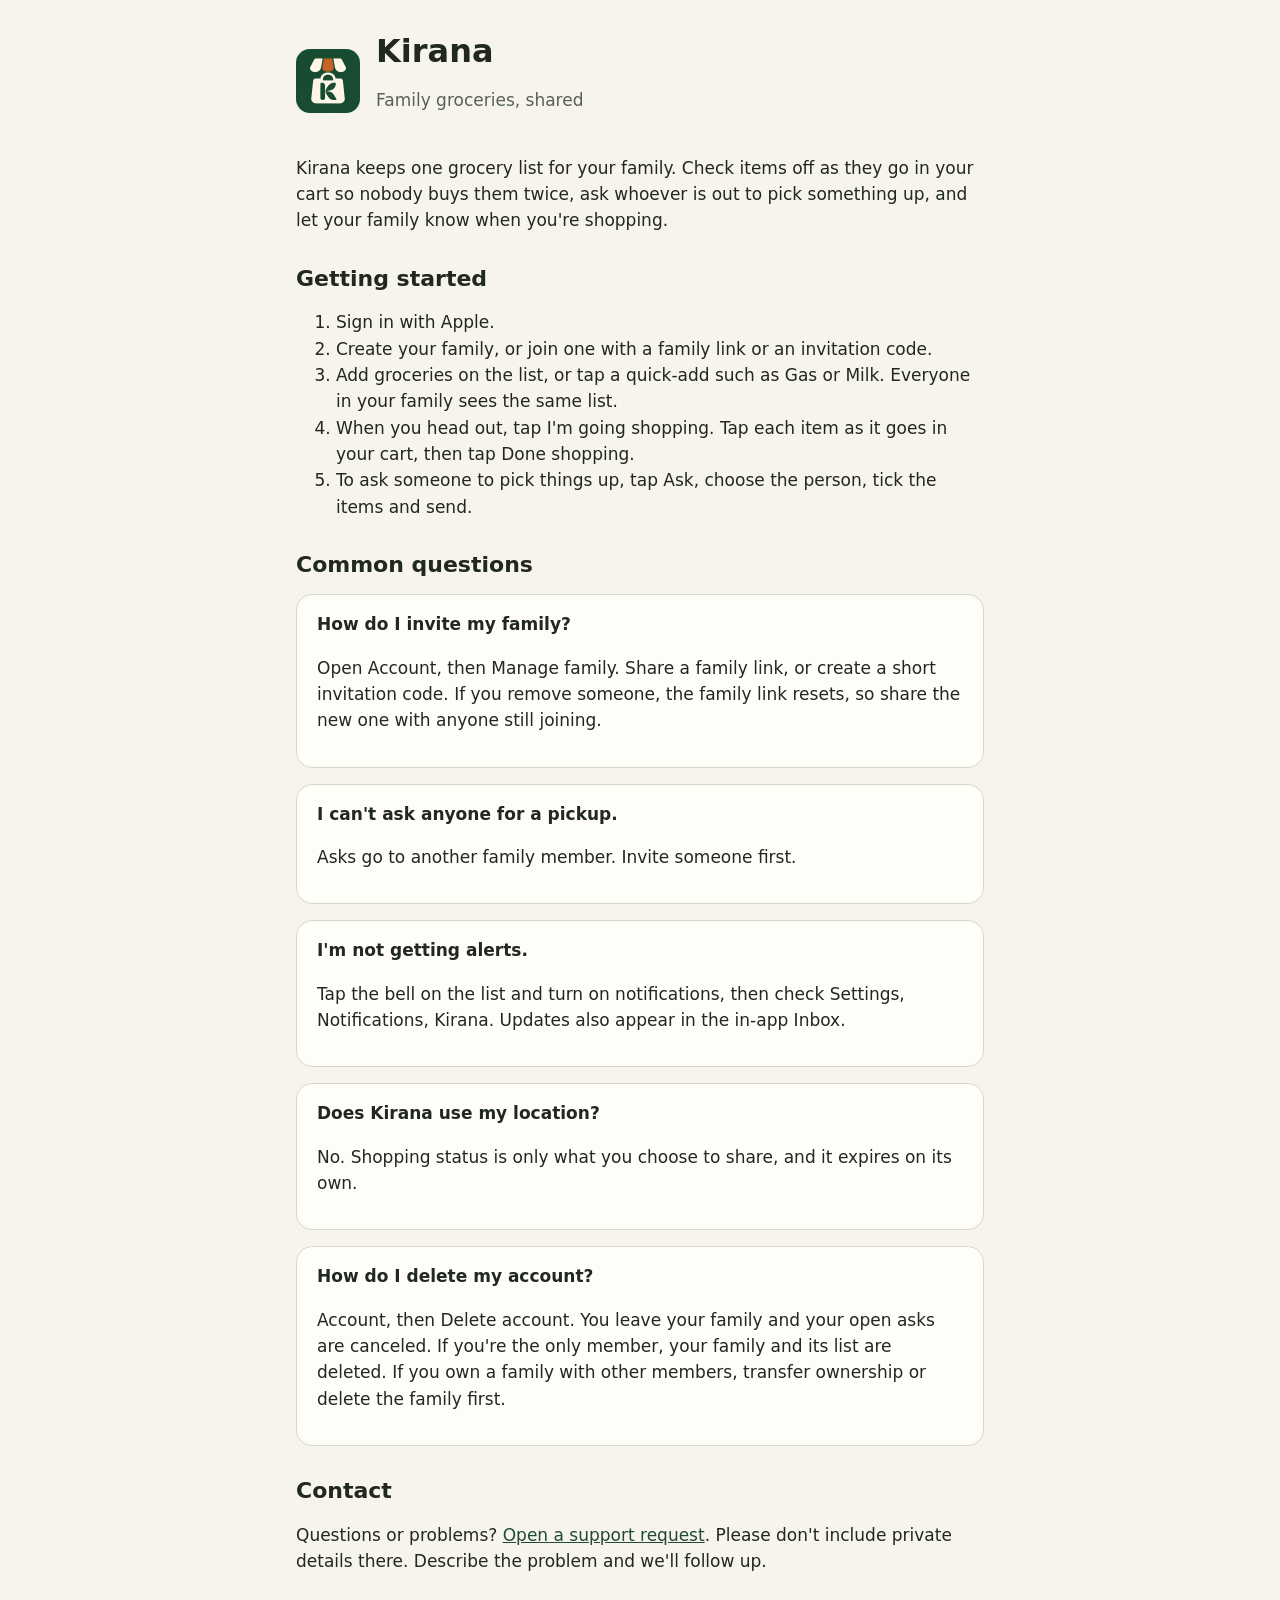
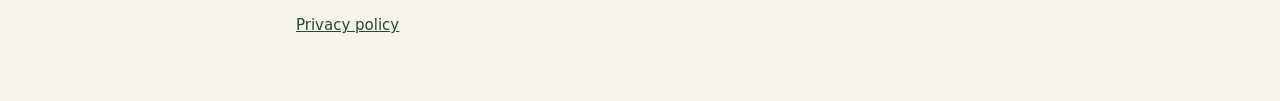
<file: index.html>
<!doctype html>
<html lang="en"><head><meta charset="utf-8"><meta name="viewport" content="width=device-width,initial-scale=1">
<title>Kirana: Family Groceries — Support</title><link rel="stylesheet" href="style.css"><link rel="icon" href="icon.png"></head>
<body><main>
<header><img src="icon.png" alt=""><div><h1>Kirana</h1><p class="muted">Family groceries, shared</p></div></header>
<p>Kirana keeps one grocery list for your family. Check items off as they go in your cart so nobody buys them twice, ask whoever is out to pick something up, and let your family know when you're shopping.</p>
<h2>Getting started</h2>
<ol>
<li>Sign in with Apple.</li>
<li>Create your family, or join one with a family link or an invitation code.</li>
<li>Add groceries on the list, or tap a quick-add such as Gas or Milk. Everyone in your family sees the same list.</li>
<li>When you head out, tap I'm going shopping. Tap each item as it goes in your cart, then tap Done shopping.</li>
<li>To ask someone to pick things up, tap Ask, choose the person, tick the items and send.</li>
</ol>
<h2>Common questions</h2>
<div class="card"><strong>How do I invite my family?</strong><p>Open Account, then Manage family. Share a family link, or create a short invitation code. If you remove someone, the family link resets, so share the new one with anyone still joining.</p></div>
<div class="card"><strong>I can't ask anyone for a pickup.</strong><p>Asks go to another family member. Invite someone first.</p></div>
<div class="card"><strong>I'm not getting alerts.</strong><p>Tap the bell on the list and turn on notifications, then check Settings, Notifications, Kirana. Updates also appear in the in-app Inbox.</p></div>
<div class="card"><strong>Does Kirana use my location?</strong><p>No. Shopping status is only what you choose to share, and it expires on its own.</p></div>
<div class="card"><strong>How do I delete my account?</strong><p>Account, then Delete account. You leave your family and your open asks are canceled. If you're the only member, your family and its list are deleted. If you own a family with other members, transfer ownership or delete the family first.</p></div>
<h2>Contact</h2>
<p>Questions or problems? <a href="https://github.com/munisht06/kirana-site/issues/new">Open a support request</a>. Please don't include private details there. Describe the problem and we'll follow up.</p>
<nav><a href="privacy.html">Privacy policy</a></nav>
</main></body></html>
</file>
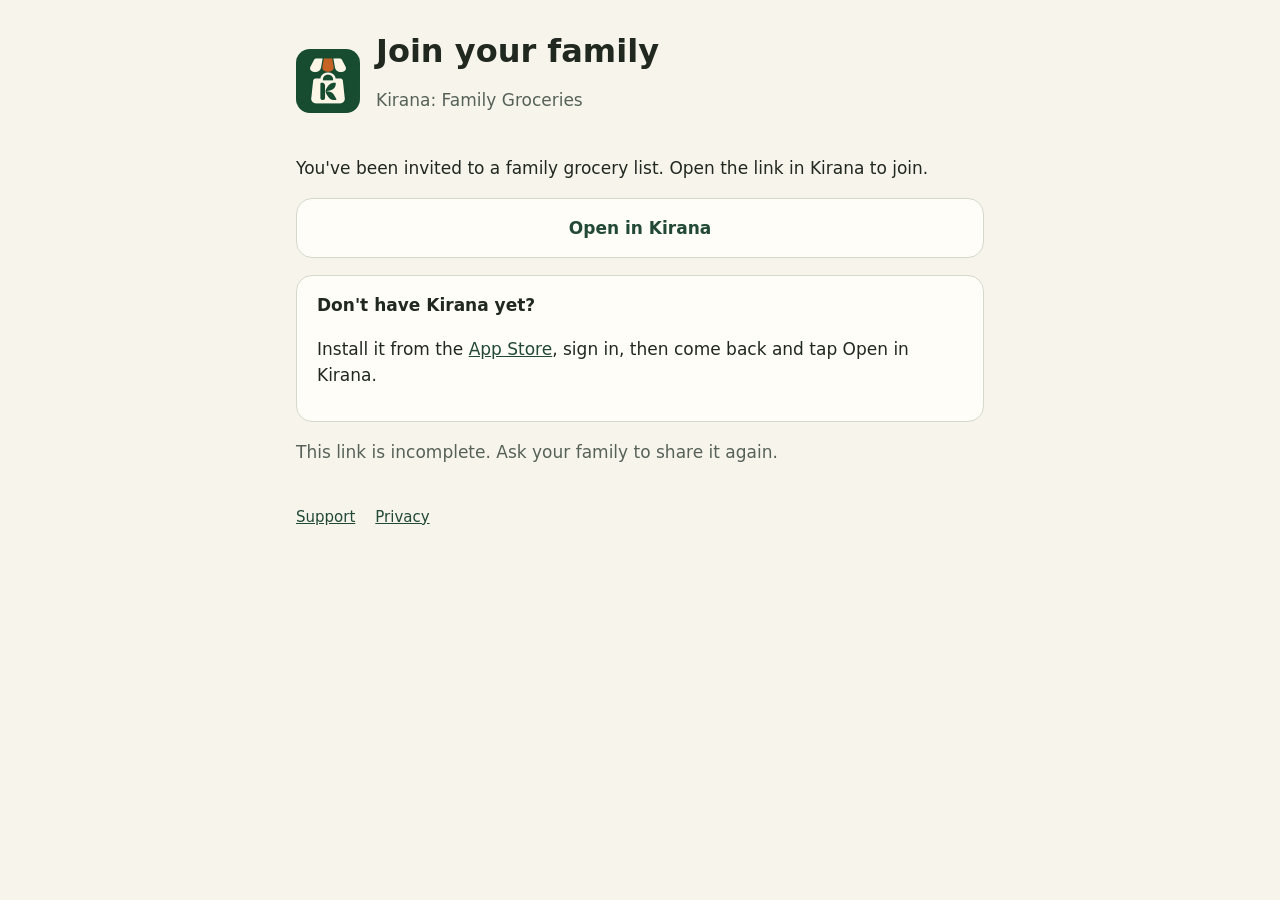
<file: join.html>
<!doctype html>
<html lang="en"><head><meta charset="utf-8"><meta name="viewport" content="width=device-width,initial-scale=1">
<title>Join a family on Kirana</title><link rel="stylesheet" href="style.css"><link rel="icon" href="icon.png">
<meta name="robots" content="noindex"></head>
<body><main>
<header><img src="icon.png" alt=""><div><h1>Join your family</h1><p class="muted">Kirana: Family Groceries</p></div></header>
<p>You've been invited to a family grocery list. Open the link in Kirana to join.</p>
<p><a id="open" class="card" style="display:block;text-align:center;font-weight:600;text-decoration:none">Open in Kirana</a></p>
<div class="card"><strong>Don't have Kirana yet?</strong><p>Install it from the <a href="https://apps.apple.com/app/id6826619065">App Store</a>, sign in, then come back and tap Open in Kirana.</p></div>
<p class="muted" id="missing" hidden>This link is incomplete. Ask your family to share it again.</p>
<nav><a href="index.html">Support</a><a href="privacy.html">Privacy</a></nav>
</main>
<script>
// The token lives in the URL fragment, so it is never sent to this web server.
const token=location.hash.slice(1);
if(/^[A-Za-z0-9_-]{43}$|^[A-Za-z2-9]{8}$/.test(token)){
  const url='kirana://join?t='+encodeURIComponent(token);
  document.getElementById('open').href=url;
  location.href=url;
}else{document.getElementById('open').hidden=true;document.getElementById('missing').hidden=false;}
</script>
</body></html>
</file>
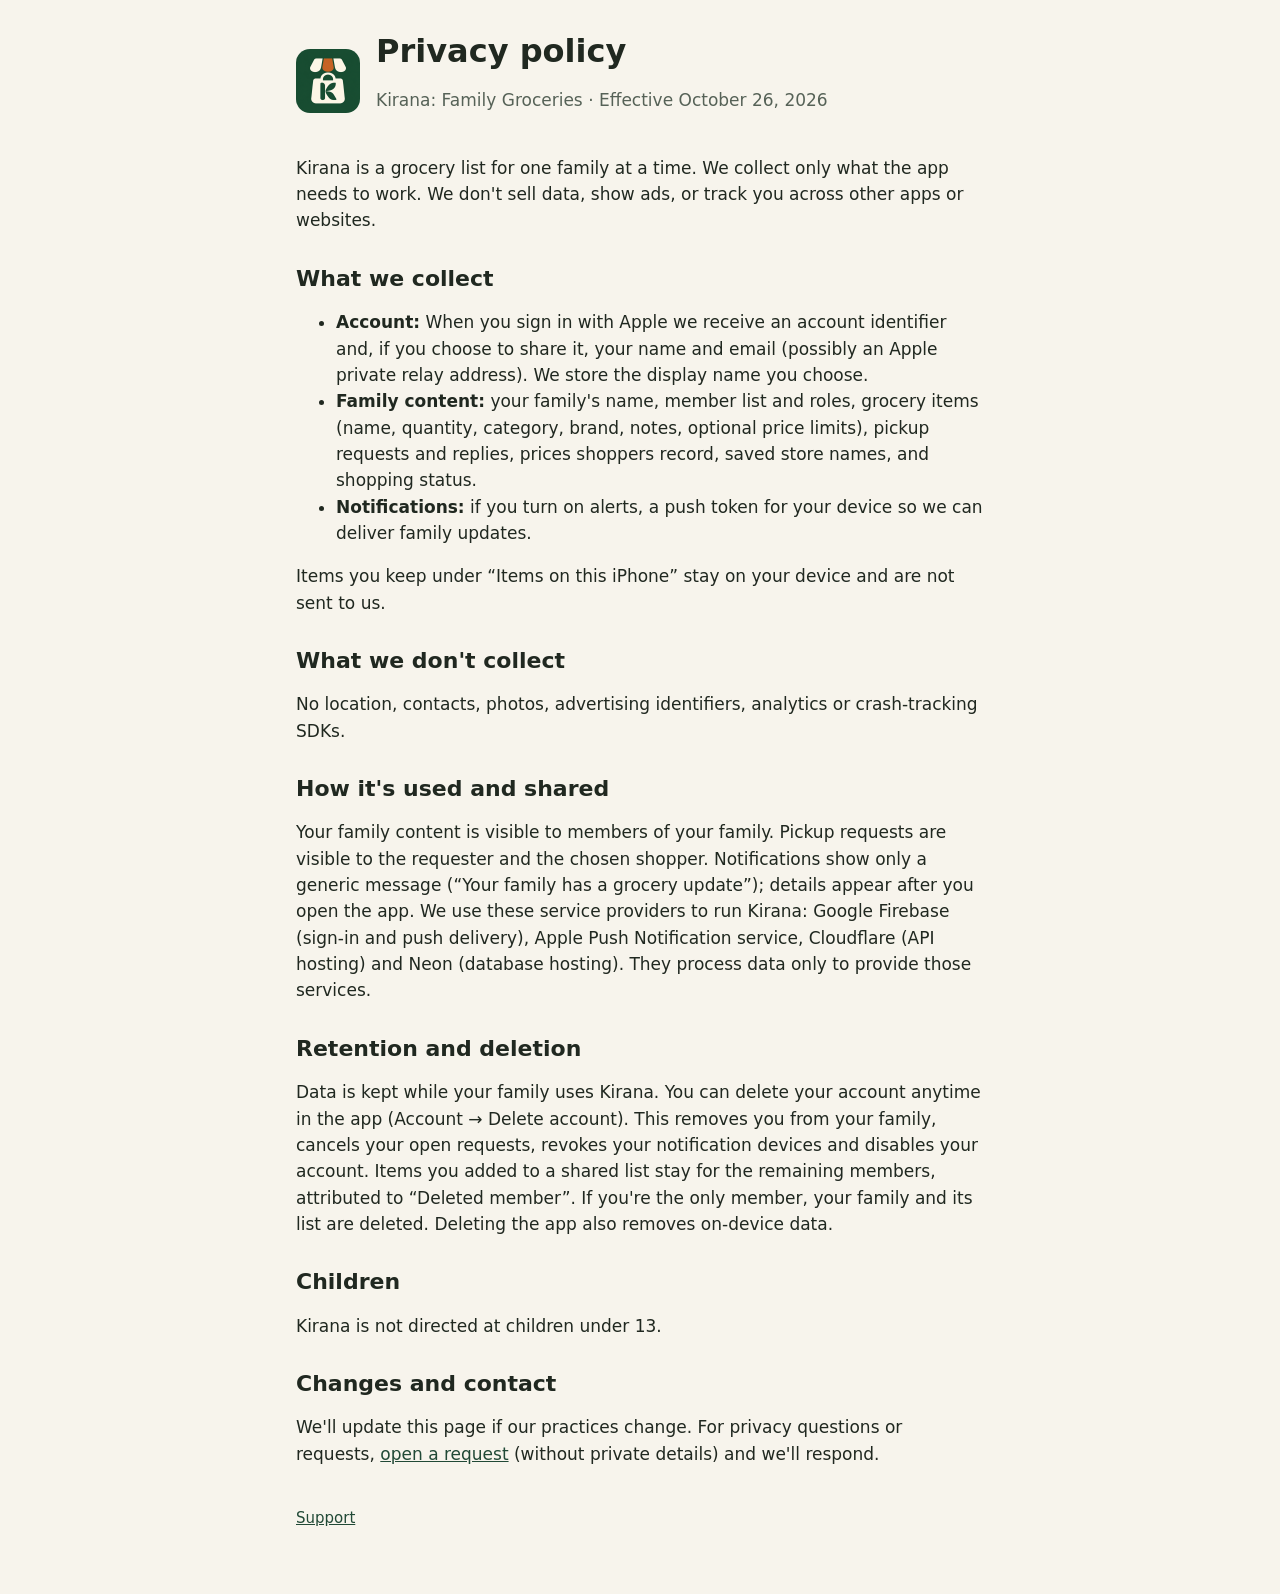
<file: privacy.html>
<!doctype html>
<html lang="en"><head><meta charset="utf-8"><meta name="viewport" content="width=device-width,initial-scale=1">
<title>Kirana Privacy Policy</title><link rel="stylesheet" href="style.css"><link rel="icon" href="icon.png"></head>
<body><main>
<header><img src="icon.png" alt=""><div><h1>Privacy policy</h1><p class="muted">Kirana: Family Groceries · Effective October 26, 2026</p></div></header>
<p>Kirana is a grocery list for one family at a time. We collect only what the app needs to work. We don't sell data, show ads, or track you across other apps or websites.</p>
<h2>What we collect</h2>
<ul>
<li><strong>Account:</strong> When you sign in with Apple we receive an account identifier and, if you choose to share it, your name and email (possibly an Apple private relay address). We store the display name you choose.</li>
<li><strong>Family content:</strong> your family's name, member list and roles, grocery items (name, quantity, category, brand, notes, optional price limits), pickup requests and replies, prices shoppers record, saved store names, and shopping status.</li>
<li><strong>Notifications:</strong> if you turn on alerts, a push token for your device so we can deliver family updates.</li>
</ul>
<p>Items you keep under “Items on this iPhone” stay on your device and are not sent to us.</p>
<h2>What we don't collect</h2>
<p>No location, contacts, photos, advertising identifiers, analytics or crash-tracking SDKs.</p>
<h2>How it's used and shared</h2>
<p>Your family content is visible to members of your family. Pickup requests are visible to the requester and the chosen shopper. Notifications show only a generic message (“Your family has a grocery update”); details appear after you open the app. We use these service providers to run Kirana: Google Firebase (sign-in and push delivery), Apple Push Notification service, Cloudflare (API hosting) and Neon (database hosting). They process data only to provide those services.</p>
<h2>Retention and deletion</h2>
<p>Data is kept while your family uses Kirana. You can delete your account anytime in the app (Account → Delete account). This removes you from your family, cancels your open requests, revokes your notification devices and disables your account. Items you added to a shared list stay for the remaining members, attributed to “Deleted member”. If you're the only member, your family and its list are deleted. Deleting the app also removes on-device data.</p>
<h2>Children</h2>
<p>Kirana is not directed at children under 13.</p>
<h2>Changes and contact</h2>
<p>We'll update this page if our practices change. For privacy questions or requests, <a href="https://github.com/munisht06/kirana-site/issues/new">open a request</a> (without private details) and we'll respond.</p>
<nav><a href="index.html">Support</a></nav>
</main></body></html>
</file>
<file: style.css>
/* Kirana Neighbourhood tokens (design/tokens.json) */
:root{--action:#214936;--canvas:#F7F4EC;--surface:#FFFDF8;--text:#202820;--muted:#566257;--border:#D4D9CC;--spice:#A34F24}
@media (prefers-color-scheme:dark){:root{--action:#9FD5B3;--canvas:#111A14;--surface:#1A281E;--text:#F2F4E9;--muted:#B5C1B4;--border:#3C5040;--spice:#F3BC91}}
*{box-sizing:border-box}
body{margin:0;background:var(--canvas);color:var(--text);font:17px/1.55 -apple-system,BlinkMacSystemFont,"Segoe UI",system-ui,sans-serif}
main{max-width:720px;margin:0 auto;padding:32px 16px 64px}
header{display:flex;align-items:center;gap:16px;margin-bottom:24px}
header img{width:64px;height:64px;border-radius:14px}
h1,h2{font-family:ui-rounded,-apple-system,system-ui,sans-serif;line-height:1.2}
h1{font-size:32px;margin:0}
h2{font-size:22px;margin:32px 0 8px}
p,li{color:var(--text)}
.muted{color:var(--muted)}
a{color:var(--action)}
.card{background:var(--surface);border:1px solid var(--border);border-radius:16px;padding:16px 20px;margin:16px 0}
nav{display:flex;gap:20px;margin-top:40px;font-size:15px}
</file>
